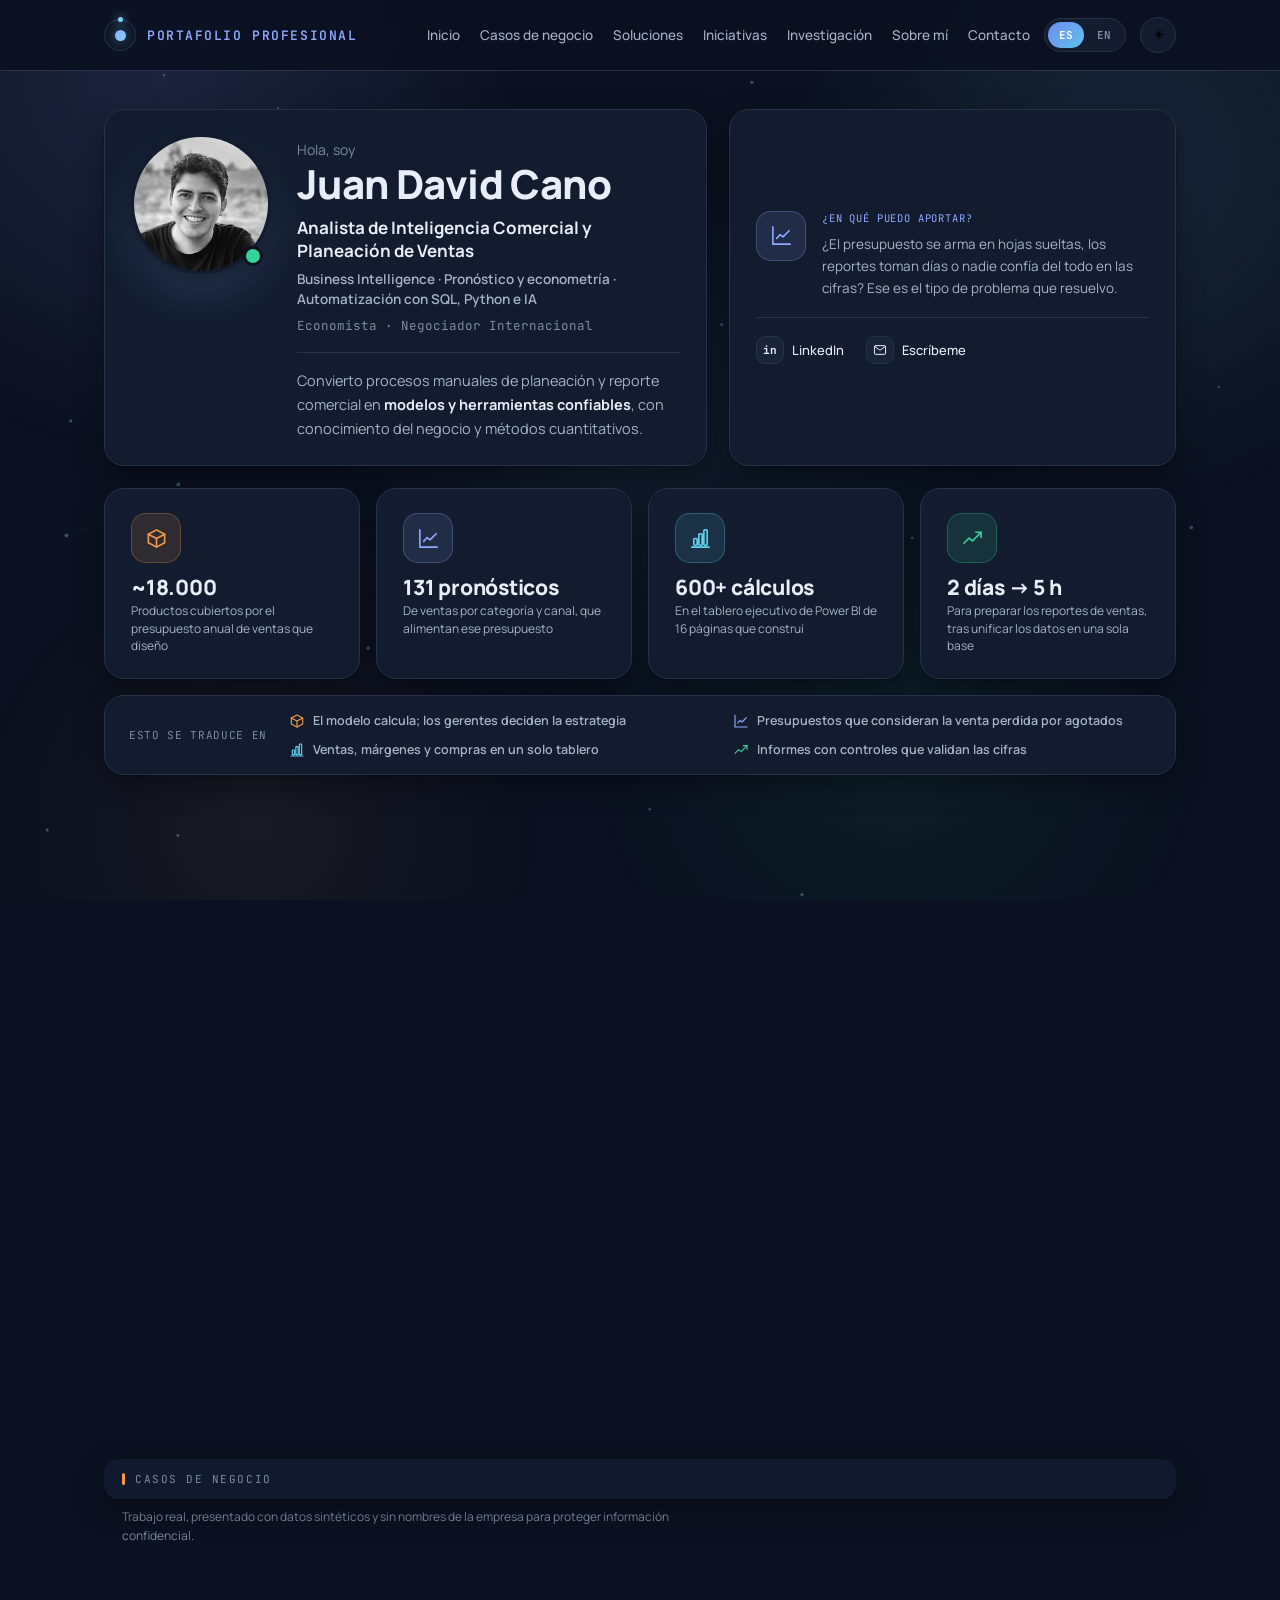
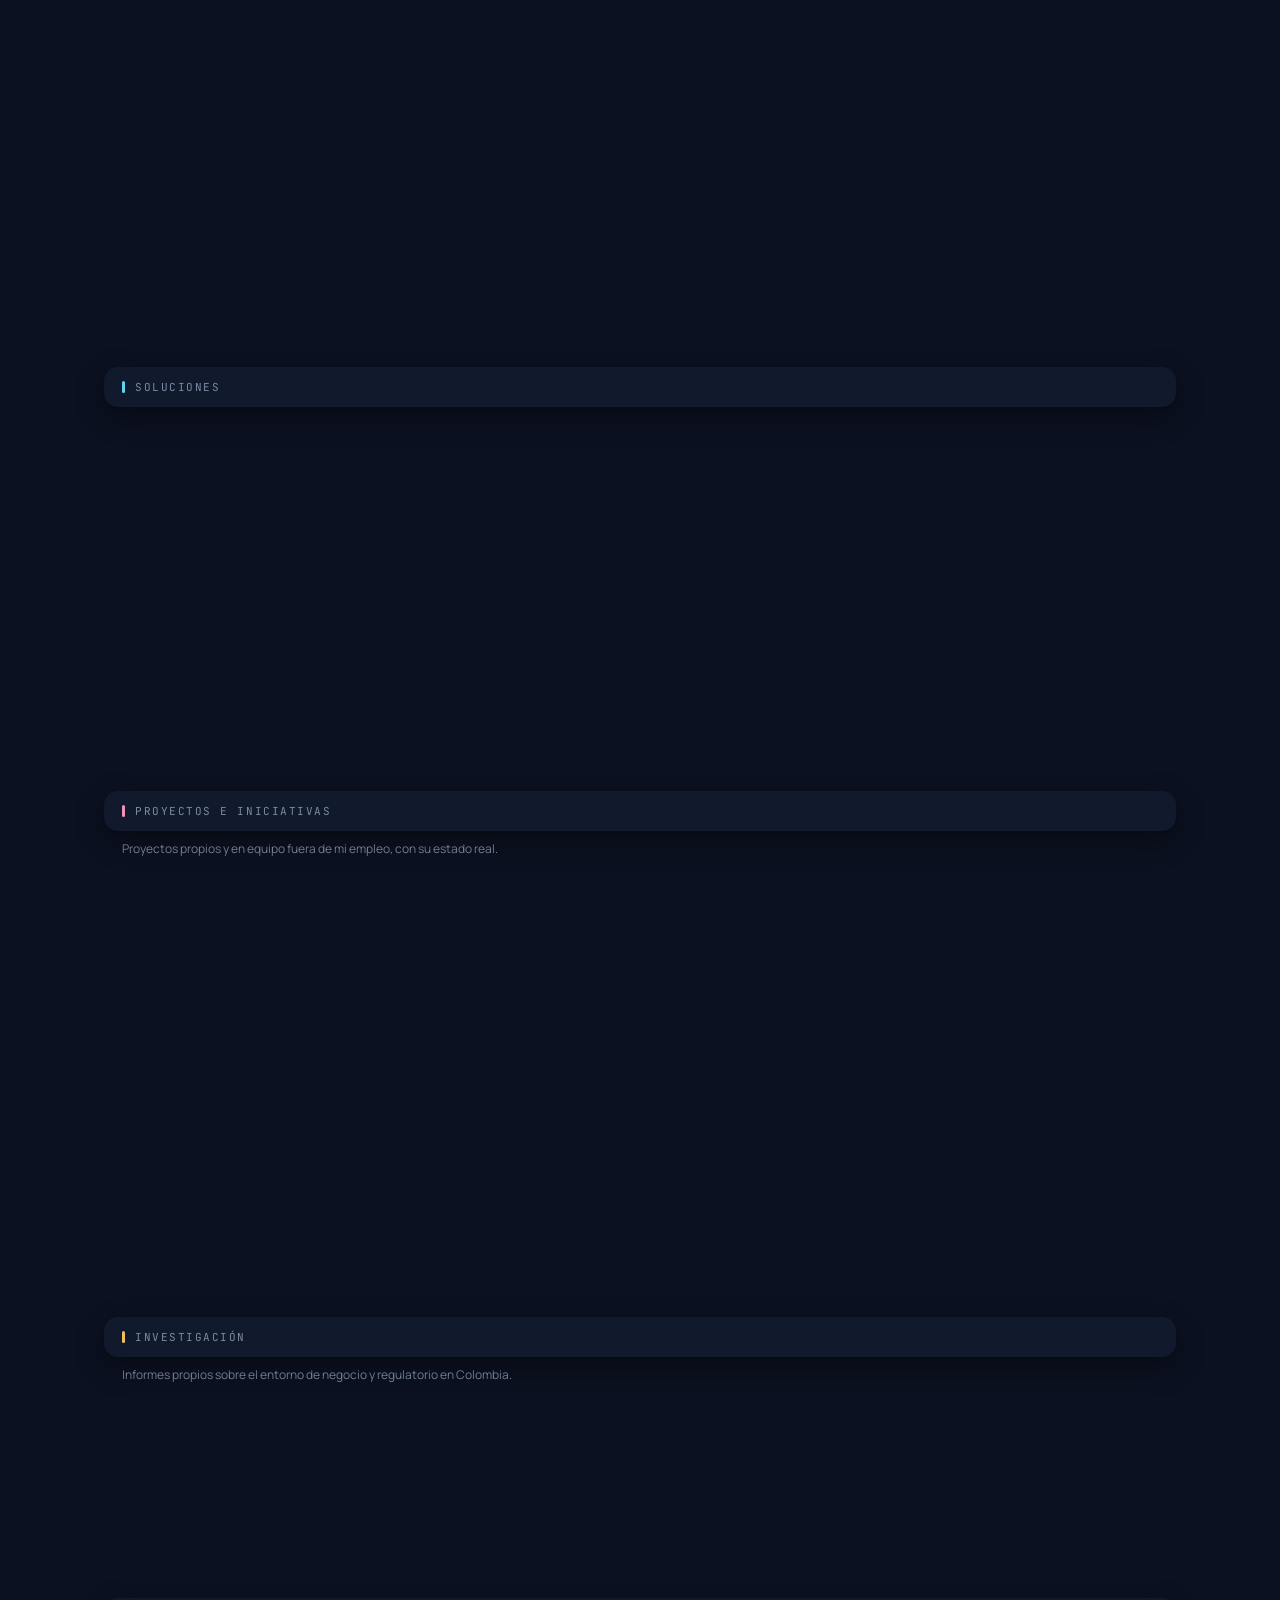
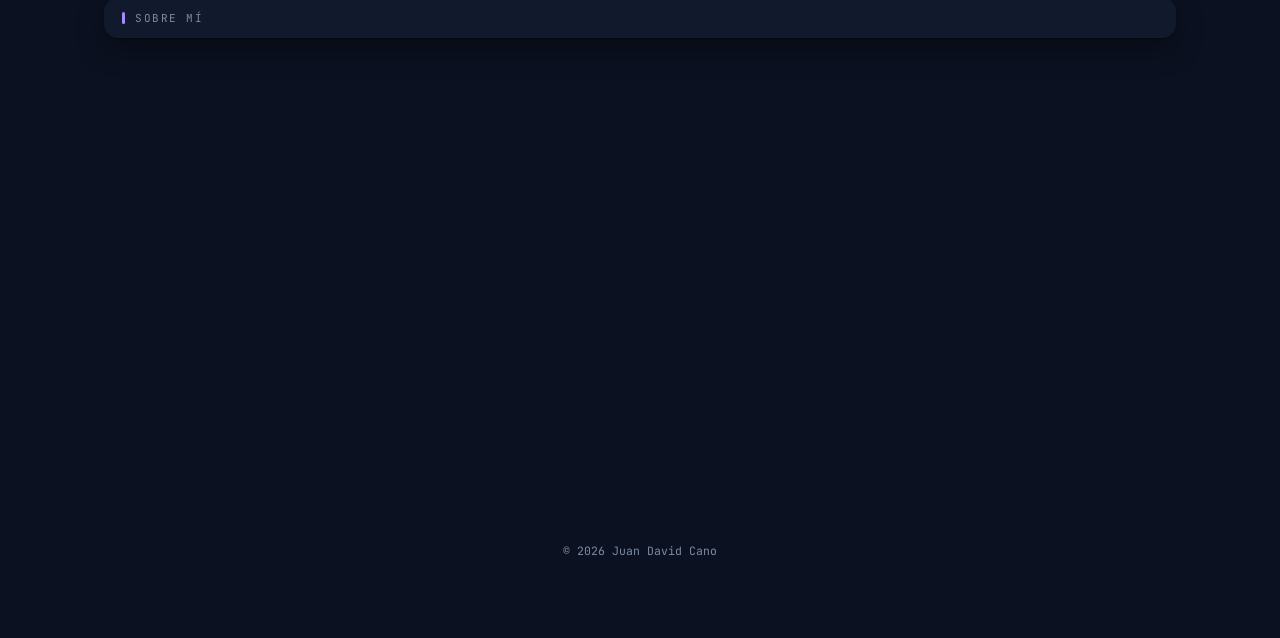
<file: index.html>
<!DOCTYPE html>
<html lang="es">
<head>
<meta charset="UTF-8">
<meta name="viewport" content="width=device-width, initial-scale=1.0">
<title>Juan David Cano — Inteligencia Comercial y Planeación de Ventas</title>
<meta name="description" content="Portafolio de Juan David Cano, analista de inteligencia comercial y planeación de ventas: Business Intelligence, pronóstico y econometría, y automatización con SQL, Python e IA.">
<meta name="author" content="Juan David Cano">
<meta name="theme-color" content="#0B1120">
<link rel="canonical" href="https://jdc-portafolio.vercel.app/">
<meta property="og:type" content="website">
<meta property="og:url" content="https://jdc-portafolio.vercel.app/">
<meta property="og:title" content="Juan David Cano — Inteligencia Comercial y Planeación de Ventas">
<meta property="og:description" content="Convierto procesos manuales de planeación y reporte comercial en modelos y herramientas confiables, con conocimiento del negocio y métodos cuantitativos.">
<meta property="og:image" content="https://jdc-portafolio.vercel.app/og-image.png">
<meta property="og:image:width" content="1200">
<meta property="og:image:height" content="630">
<meta property="og:locale" content="es_CO">
<meta name="twitter:card" content="summary_large_image">
<meta name="twitter:title" content="Juan David Cano — Inteligencia Comercial y Planeación de Ventas">
<meta name="twitter:description" content="Convierto procesos manuales de planeación y reporte comercial en modelos y herramientas confiables, con conocimiento del negocio y métodos cuantitativos.">
<link rel="preconnect" href="https://fonts.googleapis.com">
<link href="https://fonts.googleapis.com/css2?family=Manrope:wght@400;500;600;700;800&family=JetBrains+Mono:wght@400;500;600;700&display=swap" rel="stylesheet">
<link rel="stylesheet" href="estilos.css">
</head>
<body class="theme-dark">

<canvas id="particles-bg" aria-hidden="true"></canvas>
<div class="scroll-progress" id="scrollProgress"></div>

<nav class="topnav">
  <div class="topnav-inner">
    <a href="#" class="brand-block">
      <span class="brand-mark" aria-hidden="true">
        <span class="ring"></span><span class="core"></span><span class="orbit"><i></i></span>
      </span>
      <span class="brand-sub" data-t="brand_sub">Portafolio profesional</span>
    </a>
    <div class="nav-right">
      <div class="nav-links">
        <a href="#" data-t="nav_inicio">Inicio</a>
        <a href="#casos" data-t="nav_casos">Casos de negocio</a>
        <a href="#soluciones" data-t="nav_soluciones">Soluciones</a>
        <a href="#iniciativas" data-t="nav_iniciativas">Iniciativas</a>
        <a href="#investigacion" data-t="nav_investigacion">Investigación</a>
        <a href="#sobremi" data-t="nav_sobremi">Sobre mí</a>
        <a href="#contacto" data-t="nav_contacto">Contacto</a>
      </div>
      <div class="lang-toggle" id="langToggle">
        <button data-lang="es" class="active">ES</button>
        <button data-lang="en">EN</button>
      </div>
      <button class="theme-toggle" id="themeToggle" title="Cambiar tema" aria-label="Cambiar tema">☀</button>
      <button class="nav-burger" id="navBurger" aria-expanded="false" aria-label="Abrir menú"><span></span></button>
    </div>
  </div>
</nav>

<div class="wrap">

  <!-- Presentación y contacto -->
  <div class="hero-grid" id="heroGrid"></div>

  <!-- Métricas -->
  <div class="grid" id="metricsGrid" style="margin-top:22px;"></div>

  <!-- Franja de impacto (resumen corto, ya no es sección aparte) -->
  <div id="impactStrip"></div>

  <!-- Stack · Herramientas · Documentos -->
  <div class="grid" id="toolsGrid" style="margin-top:16px;"></div>

  <!-- Casos de negocio -->
  <div class="section-block">
    <div class="sec-head" id="casos" style="--sec-accent:var(--orange-fill);">
      <span class="sec-kicker" data-t="sec_casos">Casos de negocio</span>
    </div>
    <p class="sec-intro" data-t="casos_note">Casos reales de trabajo, con datos y nombres modificados o sintetizados para proteger información confidencial.</p>
    <div class="grid" id="casosGrid"></div>
  </div>

  <!-- Soluciones -->
  <div class="section-block">
    <div class="sec-head" id="soluciones" style="--sec-accent:var(--cyan);">
      <span class="sec-kicker" data-t="sec_soluciones">Soluciones</span>
    </div>
    <div class="grid" id="solucionesGrid"></div>
  </div>

  <!-- Proyectos e iniciativas -->
  <div class="section-block">
    <div class="sec-head" id="iniciativas" style="--sec-accent:var(--rose);">
      <span class="sec-kicker" data-t="sec_iniciativas">Proyectos e iniciativas</span>
    </div>
    <p class="sec-intro" data-t="iniciativas_note">Proyectos propios y en equipo fuera de mi empleo, con su estado real.</p>
    <div class="grid" id="iniciativasGrid"></div>
  </div>

  <!-- Investigación -->
  <div class="section-block">
    <div class="sec-head" id="investigacion" style="--sec-accent:var(--gold);">
      <span class="sec-kicker" data-t="sec_investigacion">Investigación</span>
    </div>
    <p class="sec-intro" data-t="investigacion_note">Análisis de mercado, tendencias e investigaciones propias.</p>
    <div class="grid" id="investigacionGrid"></div>
  </div>

  <!-- Sobre mí -->
  <div class="section-block">
    <div class="sec-head" id="sobremi" style="--sec-accent:var(--violet);">
      <span class="sec-kicker" data-t="sec_about">Sobre mí</span>
    </div>
    <div class="grid" id="aboutGrid"></div>
  </div>

  <!-- Contacto -->
  <div class="panel reveal footer-panel" id="contacto" style="--accent:var(--grad-a);">
    <div id="footerPanel" style="display:contents;"></div>
  </div>

  <div class="copyright">© 2026 Juan David Cano</div>

</div>

<!-- Recuadro «Más información» (lo llena app.js) -->
<div class="modal-back" id="detalleBack" aria-hidden="true">
  <div class="modal" id="detalleBox" role="dialog" aria-modal="true" aria-labelledby="detalleTitulo"></div>
</div>

<script src="contenido.js"></script>
<script src="app.js"></script>
</body>
</html>
</file>
<file: estilos.css>
:root{
  --ink:#F4F6FB; --panel:#FFFFFF; --panel-2:#EEF2F9;
  --line:#E1E7F0; --line-strong:#C7D1E0;
  --text:#1B2233; --text-dim:#5A6478; --text-faint:#7C859A;
  --grad-a:#6E8CF5; --grad-b:#5FC1E8;
  --grad:linear-gradient(135deg,var(--grad-a),var(--grad-b));
  --orange:#DD6B20; --orange-fill:#F2994A;
  --mint:#0F9D6E; --mint-soft:#E1F5EC;
  --violet:#7C6CF0; --rose:#E2649B; --cyan:#2BB3D6; --gold:#D9A227;
  --red:#D6432E;
  --nav-bg:rgba(244,246,251,0.86);
  --shadow:0 1px 2px rgba(27,34,51,.05),0 10px 28px rgba(70,110,220,.08);
  --shadow-hover:0 4px 14px rgba(27,34,51,.08),0 18px 40px rgba(70,110,220,.14);
  --mono:'JetBrains Mono',monospace; --sans:'Manrope',sans-serif;
  --r-lg:20px; --r-pill:999px;
}
body.theme-dark{
  --ink:#0B1120; --panel:#131C2E; --panel-2:#1A2438;
  --line:#25324A; --line-strong:#374863;
  --text:#E8EDF7; --text-dim:#A7B2C7; --text-faint:#7C8AA3;
  --grad-a:#8FA8FF; --grad-b:#7FD4F2;
  --orange:#F2994A; --orange-fill:#F2994A;
  --mint:#34D399; --mint-soft:#173327;
  --violet:#A78BFA; --rose:#F48FB6; --cyan:#5FD5F0; --gold:#F0C05A;
  --red:#F17161;
  --nav-bg:rgba(11,17,32,0.88);
  --shadow:0 1px 2px rgba(0,0,0,.25),0 10px 28px rgba(0,0,0,.35);
  --shadow-hover:0 4px 16px rgba(0,0,0,.32),0 20px 44px rgba(120,170,240,.18);
}
*{box-sizing:border-box;}
html{scroll-behavior:smooth;}
html,body{margin:0;padding:0;}
body{
  background:var(--ink);color:var(--text);font-family:var(--sans);
  -webkit-font-smoothing:antialiased;min-height:100vh;position:relative;
}
body::before{
  content:"";position:fixed;inset:0;z-index:-3;pointer-events:none;
  background:
    radial-gradient(620px circle at 12% 8%, color-mix(in srgb,var(--grad-a) 13%,transparent),transparent 62%),
    radial-gradient(560px circle at 88% 18%, color-mix(in srgb,var(--grad-b) 11%,transparent),transparent 62%),
    radial-gradient(520px circle at 70% 82%, color-mix(in srgb,var(--mint) 7%,transparent),transparent 60%),
    radial-gradient(480px circle at 20% 92%, color-mix(in srgb,var(--orange-fill) 6%,transparent),transparent 60%);
}
body::after{
  content:"";position:fixed;inset:0;z-index:-1;pointer-events:none;
  background:radial-gradient(420px circle at var(--mx,50%) var(--my,50%),
    color-mix(in srgb,var(--grad-b) 6%,transparent),transparent 70%);
  transition:opacity .4s ease;
}
.wrap{max-width:1120px;margin:0 auto;padding:0 24px 80px;}


/* ---------- Fondo de partículas ---------- */
#particles-bg{
  position:fixed;inset:0;width:100%;height:100%;z-index:-2;pointer-events:none;opacity:.6;
}

/* ---------- Logo animado ---------- */
.brand-block{display:flex;align-items:center;gap:11px;text-decoration:none;flex-shrink:0;}
.brand-mark{
  width:32px;height:32px;position:relative;flex:none;
  display:flex;align-items:center;justify-content:center;
}
.brand-mark .ring{position:absolute;inset:0;border-radius:50%;border:1px solid var(--line);}
.brand-mark .core{
  width:11px;height:11px;border-radius:50%;
  background:linear-gradient(135deg,var(--grad-a),var(--grad-b));
  box-shadow:0 0 14px color-mix(in srgb,var(--grad-b) 60%,transparent);
}
.brand-mark .orbit{position:absolute;inset:0;animation:brandOrbit 5.5s linear infinite;}
.brand-mark .orbit i{
  position:absolute;top:-2px;left:50%;margin-left:-2.5px;
  width:5px;height:5px;border-radius:50%;background:var(--grad-b);
  box-shadow:0 0 8px var(--grad-b);
}
@keyframes brandOrbit{to{transform:rotate(360deg);}}
@media (prefers-reduced-motion: reduce){
  .brand-mark .orbit{animation:none;}
}


.btn-soon{opacity:.5;cursor:default;pointer-events:none;}
.btn-soon:hover{border-color:var(--line);color:var(--text);transform:none;}

/* ---------- Menú móvil ---------- */
.nav-burger{
  display:none;width:38px;height:38px;border-radius:50%;
  border:1px solid var(--line);background:var(--panel);cursor:pointer;
  align-items:center;justify-content:center;flex-shrink:0;padding:0;
}
.nav-burger span{display:block;width:16px;height:1.6px;background:var(--text);
  border-radius:2px;position:relative;transition:transform .2s ease,opacity .2s ease;}
.nav-burger span::before,.nav-burger span::after{
  content:"";position:absolute;left:0;width:16px;height:1.6px;background:var(--text);
  border-radius:2px;transition:transform .2s ease;}
.nav-burger span::before{top:-5px;} .nav-burger span::after{top:5px;}
.nav-burger[aria-expanded="true"] span{background:transparent;}
.nav-burger[aria-expanded="true"] span::before{transform:translateY(5px) rotate(45deg);}
.nav-burger[aria-expanded="true"] span::after{transform:translateY(-5px) rotate(-45deg);}

/* ---------- Nav ---------- */
.topnav{position:sticky;top:0;z-index:100;background:var(--nav-bg);
  backdrop-filter:blur(12px);-webkit-backdrop-filter:blur(12px);border-bottom:1px solid var(--line);}
.topnav-inner{max-width:1120px;margin:0 auto;padding:0 24px;height:70px;
  display:flex;align-items:center;justify-content:space-between;gap:20px;}
.brand-name{font-size:17px;font-weight:800;color:var(--text);letter-spacing:-.01em;}
.brand-sub{font-family:var(--mono);font-size:13px;font-weight:600;letter-spacing:.12em;text-transform:uppercase;color:var(--grad-a);}
.nav-right{display:flex;align-items:center;gap:14px;}
.nav-links{display:flex;align-items:center;gap:20px;}
.nav-links a{font-size:13.5px;font-weight:500;color:var(--text-dim);text-decoration:none;white-space:nowrap;}
.nav-links a:hover{color:var(--grad-a);}
.lang-toggle{display:flex;align-items:center;border:1px solid var(--line);border-radius:var(--r-pill);
  background:var(--panel);padding:3px;gap:2px;flex-shrink:0;}
.lang-toggle button{font-family:var(--mono);font-size:11px;font-weight:700;padding:6px 11px;
  border-radius:var(--r-pill);border:none;background:none;color:var(--text-faint);cursor:pointer;}
.lang-toggle button.active{background:var(--grad);color:#FFF;}
.theme-toggle{width:36px;height:36px;border-radius:50%;border:1px solid var(--line);
  background:var(--panel);font-size:15px;cursor:pointer;display:flex;align-items:center;justify-content:center;flex-shrink:0;}
.theme-toggle:hover{border-color:var(--orange-fill);}
.scroll-progress{position:fixed;top:0;left:0;height:3px;width:0%;background:var(--grad);z-index:200;transition:width .08s linear;}

/* ---------- Generic panel ---------- */
.panel{position:relative;background:var(--panel);border:1px solid var(--line);
  border-radius:var(--r-lg);box-shadow:var(--shadow);padding:24px 26px;overflow:hidden;
  transition:transform .18s ease,box-shadow .18s ease;}
.panel .panel-glow{position:absolute;inset:0;z-index:0;pointer-events:none;opacity:0;transition:opacity .45s ease;
  background:radial-gradient(300px circle at var(--px,50%) var(--py,50%),
    color-mix(in srgb,var(--accent,var(--grad-a)) 8%,transparent),transparent 72%);}
.panel:hover .panel-glow{opacity:1;}
.panel > *:not(.panel-glow){position:relative;z-index:1;}
.panel:hover{transform:translateY(-2px);box-shadow:var(--shadow-hover);}

/* ---------- Grid ---------- */
.grid{display:grid;grid-template-columns:repeat(12,1fr);gap:16px;align-items:stretch;}
.c-12{grid-column:span 12;} .c-8{grid-column:span 8;} .c-7{grid-column:span 7;}
.c-6{grid-column:span 6;} .c-5{grid-column:span 5;} .c-4{grid-column:span 4;} .c-3{grid-column:span 3;}

/* ---------- Hero ---------- */
.hero-grid{display:grid;grid-template-columns:1.35fr 1fr;gap:22px;margin-top:38px;align-items:stretch;}
.hero-left{display:flex;gap:26px;align-items:flex-start;}
.avatar-wrap{position:relative;flex-shrink:0;}
.avatar-slot{width:140px;height:140px;border-radius:50%;overflow:hidden;
  background:var(--panel-2);border:3px solid var(--panel);box-shadow:var(--shadow-hover);}
.avatar-slot img{width:100%;height:100%;object-fit:cover;display:block;image-rendering:auto;}
.avatar-dot{position:absolute;bottom:8px;right:8px;width:20px;height:20px;border-radius:50%;
  background:var(--mint);border:3px solid var(--ink);}
.hero-text{display:flex;flex-direction:column;padding-top:6px;}
.hero-greet{font-size:14px;color:var(--text-faint);margin-bottom:4px;}
.hero-name{font-size:clamp(30px,3.6vw,40px);font-weight:800;line-height:1.05;margin:0 0 12px;letter-spacing:-.015em;}
.hero-position{font-size:17px;font-weight:700;color:var(--text);line-height:1.35;margin:0 0 6px;}
.hero-focus{font-size:13.5px;font-weight:600;color:var(--text-dim);line-height:1.5;margin:0 0 8px;}
.hero-credentials{font-family:var(--mono);font-size:12.5px;color:var(--text-faint);line-height:1.5;margin:0;
  padding-bottom:16px;border-bottom:1px solid var(--line);}
.hero-tagline{font-size:14.5px;color:var(--text-dim);line-height:1.65;margin:16px 0 0;}
.hero-tagline b{color:var(--text);font-weight:700;}
.hero-actions{display:flex;gap:12px;flex-wrap:wrap;margin-top:20px;}

.btn{font-family:var(--sans);font-size:13.5px;font-weight:600;padding:12px 22px;border-radius:var(--r-pill);
  cursor:pointer;text-decoration:none;border:1px solid var(--line);background:var(--panel-2);color:var(--text);
  display:inline-flex;align-items:center;gap:9px;justify-content:center;
  transition:border-color .15s ease,transform .15s ease,filter .15s ease;}
.btn:hover{border-color:var(--grad-a);color:var(--grad-a);transform:translateY(-1px);}
.btn.primary{background:var(--grad);border-color:transparent;color:#FFF;box-shadow:0 6px 18px rgba(70,110,220,.25);}
.btn.primary:hover{color:#FFF;filter:brightness(1.07);}

/* ---------- Help card ---------- */
.help-card{display:flex;flex-direction:column;gap:16px;justify-content:center;}
.help-top{display:flex;gap:16px;align-items:flex-start;}
.icon-circle{width:50px;height:50px;border-radius:15px;flex-shrink:0;
  display:flex;align-items:center;justify-content:center;
  background:color-mix(in srgb,var(--accent,var(--grad-a)) 12%,transparent);
  border:1px solid color-mix(in srgb,var(--accent,var(--grad-a)) 28%,transparent);}
.icon-circle svg{width:23px;height:23px;}
.help-kicker{font-family:var(--mono);font-size:10.5px;letter-spacing:.08em;text-transform:uppercase;
  color:var(--grad-a);margin-bottom:8px;display:block;}
.help-text{font-size:13.5px;line-height:1.65;color:var(--text-dim);margin:0;}
.help-divider{height:1px;background:var(--line);margin:2px 0;}
.help-links{display:flex;gap:22px;flex-wrap:wrap;}
.help-link{display:inline-flex;align-items:center;gap:8px;font-size:13px;font-weight:500;
  color:var(--text);text-decoration:none;}
.help-link:hover{color:var(--grad-a);}
.help-link .ico{width:28px;height:28px;border-radius:9px;display:flex;align-items:center;justify-content:center;
  background:var(--panel-2);border:1px solid var(--line);font-family:var(--mono);font-size:11px;font-weight:700;}
.help-link .ico svg{width:14px;height:14px;}
.footer-item svg{width:15px;height:15px;flex-shrink:0;}

/* ---------- Metric cards ---------- */
.metric-card{display:flex;flex-direction:column;align-items:flex-start;gap:12px;}
.metric-body{display:flex;flex-direction:column;gap:3px;min-width:0;}
.metric-value{font-size:21px;font-weight:800;letter-spacing:-.01em;line-height:1.15;}
.metric-label{font-size:12px;color:var(--text-dim);line-height:1.45;}

/* ---------- Section kickers ---------- */
/* Envuelve cada sec-head + su contenido: acota el rango en que el
   encabezado puede quedar "pegado", así uno se libera antes de que el
   siguiente empiece a pegarse — sin esto se montaban al hacer scroll. */
.section-block{margin-top:44px;position:relative;}
.sec-head{
  display:flex;align-items:center;
  position:sticky;top:70px;z-index:40;
  scroll-margin-top:86px;
  background:color-mix(in srgb,var(--panel) 92%,transparent);
  backdrop-filter:blur(16px) saturate(140%);-webkit-backdrop-filter:blur(16px) saturate(140%);
  padding:13px 18px;border-radius:14px;box-shadow:var(--shadow);
  min-height:20px;margin-bottom:16px;
}
.sec-kicker{font-family:var(--mono);font-size:11px;letter-spacing:.14em;text-transform:uppercase;color:var(--text-faint);
  position:relative;padding-left:13px;}
.sec-kicker::before{content:"";position:absolute;left:0;top:1px;bottom:1px;width:3px;border-radius:2px;background:var(--sec-accent,var(--grad-a));}
.sec-intro{font-size:12px;line-height:1.6;color:var(--text-faint);
  margin:-8px 4px 16px 18px;max-width:560px;}
.sec-link{font-size:12.5px;font-weight:600;color:var(--grad-a);text-decoration:none;display:inline-flex;gap:6px;align-items:center;}
.sec-link:hover{text-decoration:underline;}

/* ---------- Card headers ---------- */
.card-kicker{font-family:var(--mono);font-size:11px;letter-spacing:.08em;text-transform:uppercase;
  color:var(--accent,var(--grad-a));margin-bottom:16px;display:flex;align-items:center;justify-content:space-between;gap:10px;}
.pill{font-family:var(--mono);font-size:9.5px;letter-spacing:.04em;text-transform:uppercase;
  padding:4px 9px;border-radius:var(--r-pill);white-space:nowrap;
  color:var(--mint);background:var(--mint-soft);border:1px solid color-mix(in srgb,var(--mint) 40%,transparent);}

/* ---------- Stack card ---------- */
.stack-wrap{display:grid;grid-template-columns:minmax(0,1fr) minmax(0,1fr);gap:28px;align-items:center;}
.stack-grid{display:grid;grid-template-columns:repeat(6,1fr);gap:14px 10px;}
.stack-details{border-left:1px solid var(--line);padding-left:28px;}
.stack-item{display:flex;flex-direction:column;align-items:center;gap:8px;}
.stack-logo{width:48px;height:48px;border-radius:13px;background:var(--panel-2);border:1px solid var(--line);
  display:flex;align-items:center;justify-content:center;}
.stack-logo svg{width:24px;height:24px;}
.stack-name{font-size:11.5px;color:var(--text-dim);}
.stack-divider{height:1px;background:var(--line);margin:18px 0 14px;}
.stack-others-label{font-size:11.5px;color:var(--text-faint);margin-bottom:8px;}
.stack-others{font-family:var(--mono);font-size:11.5px;color:var(--text-dim);line-height:1.7;}
.stack-line + .stack-line{margin-top:12px;}

/* ---------- Highlights card: un ítem de Casos + uno de Soluciones ---------- */
.highlight-item{display:flex;flex-direction:column;gap:6px;padding:9px 0;}
.highlight-item:first-of-type{padding-top:2px;}
.highlight-item-top{display:flex;align-items:center;justify-content:space-between;gap:10px;}
.highlight-label{font-family:var(--mono);font-size:10px;letter-spacing:.06em;text-transform:uppercase;color:var(--text-faint);}
.highlight-title{font-size:14px;font-weight:800;margin:2px 0 0;color:var(--text);line-height:1.4;}
.highlight-type{font-family:var(--mono);font-size:11.5px;font-weight:600;}
.highlight-divider{height:1px;background:var(--line);}

/* Esta fila (Stack · Lo que he construido · Documentos) debe verse pareja:
   se fuerza a que las tres compartan la misma altura, sin importar cuál
   tenga más o menos contenido — la especificidad de ID gana sobre .grid. */
/* ---------- CV card ---------- */
.cv-card{display:flex;flex-direction:column;gap:12px;}
.cv-doc{display:flex;align-items:center;gap:12px;}
.cv-doc-icon{width:26px;height:26px;}
.cv-doc-name{font-size:17px;font-weight:800;}
.cv-desc{font-size:12.5px;line-height:1.55;color:var(--text-dim);margin:0;}
.cv-btns{display:flex;flex-direction:column;gap:8px;margin-top:auto;}
.cv-btns .btn{width:100%;font-size:12.5px;padding:11px 16px;}

/* ---------- Impact cards ---------- */
.impact-card{display:flex;gap:14px;align-items:flex-start;}
.impact-body{display:flex;flex-direction:column;gap:5px;min-width:0;}
.impact-title{font-size:14px;font-weight:700;margin:0;}
.impact-text{font-size:11.5px;line-height:1.55;color:var(--text-dim);margin:0;}

/* ---------- Footer ---------- */
.footer-panel{display:grid;grid-template-columns:1.1fr 1.6fr auto;gap:26px;align-items:center;margin-top:44px;}
.footer-kicker{font-family:var(--mono);font-size:11px;letter-spacing:.1em;text-transform:uppercase;color:var(--text-faint);margin-bottom:8px;display:block;}
.footer-text{font-size:12.5px;line-height:1.6;color:var(--text-dim);margin:0;}
.footer-mid{display:flex;gap:26px;flex-wrap:wrap;align-items:center;
  border-left:1px solid var(--line);border-right:1px solid var(--line);padding:0 26px;}
.footer-item{display:inline-flex;align-items:center;gap:9px;font-size:12.5px;color:var(--text-dim);text-decoration:none;}
.footer-item:hover{color:var(--grad-a);}
.footer-socials{display:flex;gap:10px;}
.social-btn{width:38px;height:38px;border-radius:50%;background:var(--panel-2);border:1px solid var(--line);
  display:flex;align-items:center;justify-content:center;font-size:13px;text-decoration:none;color:var(--text-dim);}
.social-btn:hover{border-color:var(--grad-a);color:var(--grad-a);}
.copyright{text-align:center;font-size:11.5px;color:var(--text-faint);margin-top:26px;font-family:var(--mono);}

/* ---------- Reveal ---------- */
.reveal{opacity:0;transform:translateY(18px) scale(.985);
  transition:opacity .5s cubic-bezier(.22,.9,.3,1),transform .5s cubic-bezier(.22,.9,.3,1);will-change:opacity,transform;}
.reveal.visible{opacity:1;transform:translateY(0) scale(1);}
@media (prefers-reduced-motion: reduce){
  .reveal{opacity:1;transform:none;transition:none;} html{scroll-behavior:auto;}
}

@media (max-width:980px){
  .hero-grid{grid-template-columns:1fr;}
  .c-3{grid-column:span 6;}
  .footer-panel{grid-template-columns:1fr;}
  .footer-mid{border:none;padding:18px 0;border-top:1px solid var(--line);border-bottom:1px solid var(--line);}
}
@media (max-width:760px){
  .nav-burger{display:flex;}
  .nav-links{
    display:none;position:absolute;top:70px;left:0;right:0;
    flex-direction:column;align-items:stretch;gap:0;
    background:var(--nav-bg);backdrop-filter:blur(14px);-webkit-backdrop-filter:blur(14px);
    border-bottom:1px solid var(--line);padding:8px 24px 16px;
  }
  .nav-links.open{display:flex;}
  .nav-links a{padding:13px 4px;border-bottom:1px solid var(--line);font-size:14.5px;}
  .nav-links a:last-child{border-bottom:none;}
  .topnav{position:sticky;}
  .c-4,.c-6,.c-8,.c-7,.c-5{grid-column:span 12;}
  .c-3{grid-column:span 6;}
  .hero-left{flex-direction:column;align-items:flex-start;gap:18px;}
  .metric-card{gap:10px;padding:18px;}
  .stack-wrap{grid-template-columns:1fr;gap:18px;}
  .stack-grid{grid-template-columns:repeat(3,1fr);}
  .stack-details{border-left:none;padding-left:0;border-top:1px solid var(--line);padding-top:16px;}
  .tool-mini{flex-direction:column;} .tool-mini-thumb{width:100%;height:110px;}
}

/* ---------- Añadidos Fase 1 ---------- */
.pill-soon{color:var(--text-faint);background:var(--panel-2);
  border-color:var(--line);}
.stack-logo svg,.icon-circle svg{display:block;}
.cv-doc-icon svg{width:26px;height:26px;}
.footer-panel > #footerPanel{display:contents;}

/* ---------- Perfil actual (Sobre mí) ---------- */
.perfil-card{padding:26px 28px;}
.perfil-cargo{font-size:20px;font-weight:800;margin:0 0 4px;color:var(--violet);}
.perfil-empresa{font-family:var(--mono);font-size:12.5px;color:var(--text-faint);margin:0 0 14px;}
.perfil-texto{font-size:13.5px;line-height:1.7;color:var(--text-dim);margin:0 0 14px;max-width:820px;}
.perfil-formacion{display:flex;align-items:center;gap:9px;font-size:12.5px;
  color:var(--text-dim);margin:0;padding-top:14px;border-top:1px solid var(--line);}
.perfil-formacion svg{width:15px;height:15px;flex-shrink:0;color:var(--violet);}

/* ---------- Franja de impacto (dentro de Inicio, con marco propio) ---------- */
.impact-strip{
  display:flex;align-items:center;gap:22px;flex-wrap:wrap;
  margin-top:16px;padding:16px 24px;
}
.impact-kicker{
  font-family:var(--mono);font-size:11px;letter-spacing:.06em;text-transform:uppercase;
  color:var(--text-faint);flex-shrink:0;white-space:nowrap;
}
.impact-items{display:grid;grid-template-columns:repeat(2,minmax(0,1fr));gap:12px 26px;flex:1;}
.impact-chip{display:flex;align-items:center;gap:8px;font-size:12.5px;
  font-weight:600;color:var(--text-dim);}
.impact-chip-icon{display:flex;flex-shrink:0;}
.impact-chip-icon svg{width:16px;height:16px;}

/* ---------- Tarjeta compacta: Casos de negocio y Soluciones ---------- */
.case-card{padding:0;display:flex;flex-direction:column;}
.case-thumb{
  position:relative;aspect-ratio:16/10;background:var(--panel-2);
  border-bottom:1px solid var(--line);overflow:hidden;
}
.case-thumb svg{width:100%;height:100%;display:block;}
.case-num{
  position:absolute;top:10px;left:10px;z-index:2;
  background:color-mix(in srgb,var(--panel) 90%,transparent);
  backdrop-filter:blur(6px);-webkit-backdrop-filter:blur(6px);
  border:1px solid var(--line);border-radius:8px;
  padding:4px 9px;font-family:var(--mono);font-weight:800;font-size:12.5px;
  color:var(--text);box-shadow:var(--shadow);
}
.case-body{padding:16px 18px 18px;display:flex;flex-direction:column;gap:5px;flex:1;}
.case-category{font-size:14.5px;font-weight:800;margin:0;color:var(--text);line-height:1.3;}
.case-type{font-family:var(--mono);font-size:11px;font-weight:600;line-height:1.4;}
.case-desc{font-size:12px;line-height:1.55;color:var(--text-dim);margin:2px 0 10px;flex:1;}
.case-link{
  font-size:12px;font-weight:700;color:var(--grad-a);text-decoration:none;
  display:inline-flex;align-items:center;gap:4px;
}
.case-actions{margin-top:auto;display:flex;align-items:center;justify-content:space-between;gap:8px 12px;flex-wrap:wrap;}
.case-actions > *{white-space:nowrap;}
.case-more{font-family:var(--sans);font-size:12px;font-weight:600;color:var(--text-dim);background:var(--panel-2);
  border:1px solid var(--line);border-radius:var(--r-pill);padding:6px 12px;cursor:pointer;transition:border-color .18s ease,color .18s ease;}
.case-more:hover,.case-more:focus-visible{color:var(--text);border-color:var(--line-strong);}
.case-link:hover{text-decoration:underline;}
.case-link-soon{color:var(--text-faint);cursor:default;}
.case-link-soon:hover{text-decoration:none;}

/* ---------- Estado vacío (Investigación y futuros placeholders) ---------- */
.placeholder-panel{
  border:1.5px dashed var(--line-strong);background:transparent;box-shadow:none;
  display:flex;flex-direction:column;align-items:center;justify-content:center;
  text-align:center;gap:10px;padding:34px 24px;color:var(--text-faint);
}
.placeholder-panel:hover{transform:none;box-shadow:none;}
.placeholder-icon{
  width:34px;height:34px;border-radius:50%;background:var(--panel-2);
  border:1px solid var(--line);display:flex;align-items:center;justify-content:center;
}
.placeholder-icon svg{width:16px;height:16px;color:var(--text-faint);}
.placeholder-text{font-size:12.5px;line-height:1.6;max-width:420px;margin:0;}

/* ---------- Recuadro «Más información» ---------- */
.modal-back{position:fixed;inset:0;z-index:200;display:none;align-items:center;justify-content:center;padding:20px;
  background:rgba(5,9,18,.62);backdrop-filter:blur(4px);-webkit-backdrop-filter:blur(4px);}
.modal-back.open{display:flex;}
.modal{position:relative;width:100%;max-width:620px;max-height:86vh;overflow:auto;
  background:var(--panel);border:1px solid var(--line);border-top:3px solid var(--accent);border-radius:var(--r-lg);
  box-shadow:var(--shadow-hover);padding:26px 28px 24px;}
.modal-close{position:absolute;top:14px;right:14px;width:34px;height:34px;border-radius:50%;cursor:pointer;
  border:1px solid var(--line);background:var(--panel-2);color:var(--text-dim);font-size:14px;}
.modal-close:hover{color:var(--text);}
.modal-kicker{font-family:var(--mono);font-size:11px;font-weight:600;letter-spacing:.12em;text-transform:uppercase;color:var(--accent);}
.modal-title{font-size:21px;font-weight:800;margin:6px 40px 2px 0;line-height:1.25;color:var(--text);}
.modal-sub{font-family:var(--mono);font-size:12px;color:var(--text-faint);margin:0 0 4px;}
.modal-block h5{font-family:var(--mono);font-size:11px;font-weight:600;letter-spacing:.1em;text-transform:uppercase;
  color:var(--text-faint);margin:18px 0 6px;}
.modal-block ul{margin:0;padding-left:18px;color:var(--text-dim);font-size:13.5px;line-height:1.65;}
.modal-block li + li{margin-top:4px;}
.modal-foot{margin-top:22px;display:flex;gap:10px;flex-wrap:wrap;}
body.modal-open{overflow:hidden;}
@media (prefers-reduced-motion: reduce){ .case-more{transition:none;} }

@media (max-width:760px){
  .impact-items{grid-template-columns:1fr;}
}

/* ---------- Celular pequeño (va al final para prevalecer sobre las reglas base) ---------- */
@media (max-width:520px){
  .brand-sub{display:none;}
  .nav-right{gap:10px;}
  .topnav-inner{padding:0 16px;}
  .case-card{grid-column:span 12;}
  .impact-strip{flex-direction:column;align-items:flex-start;}
}
</file>
